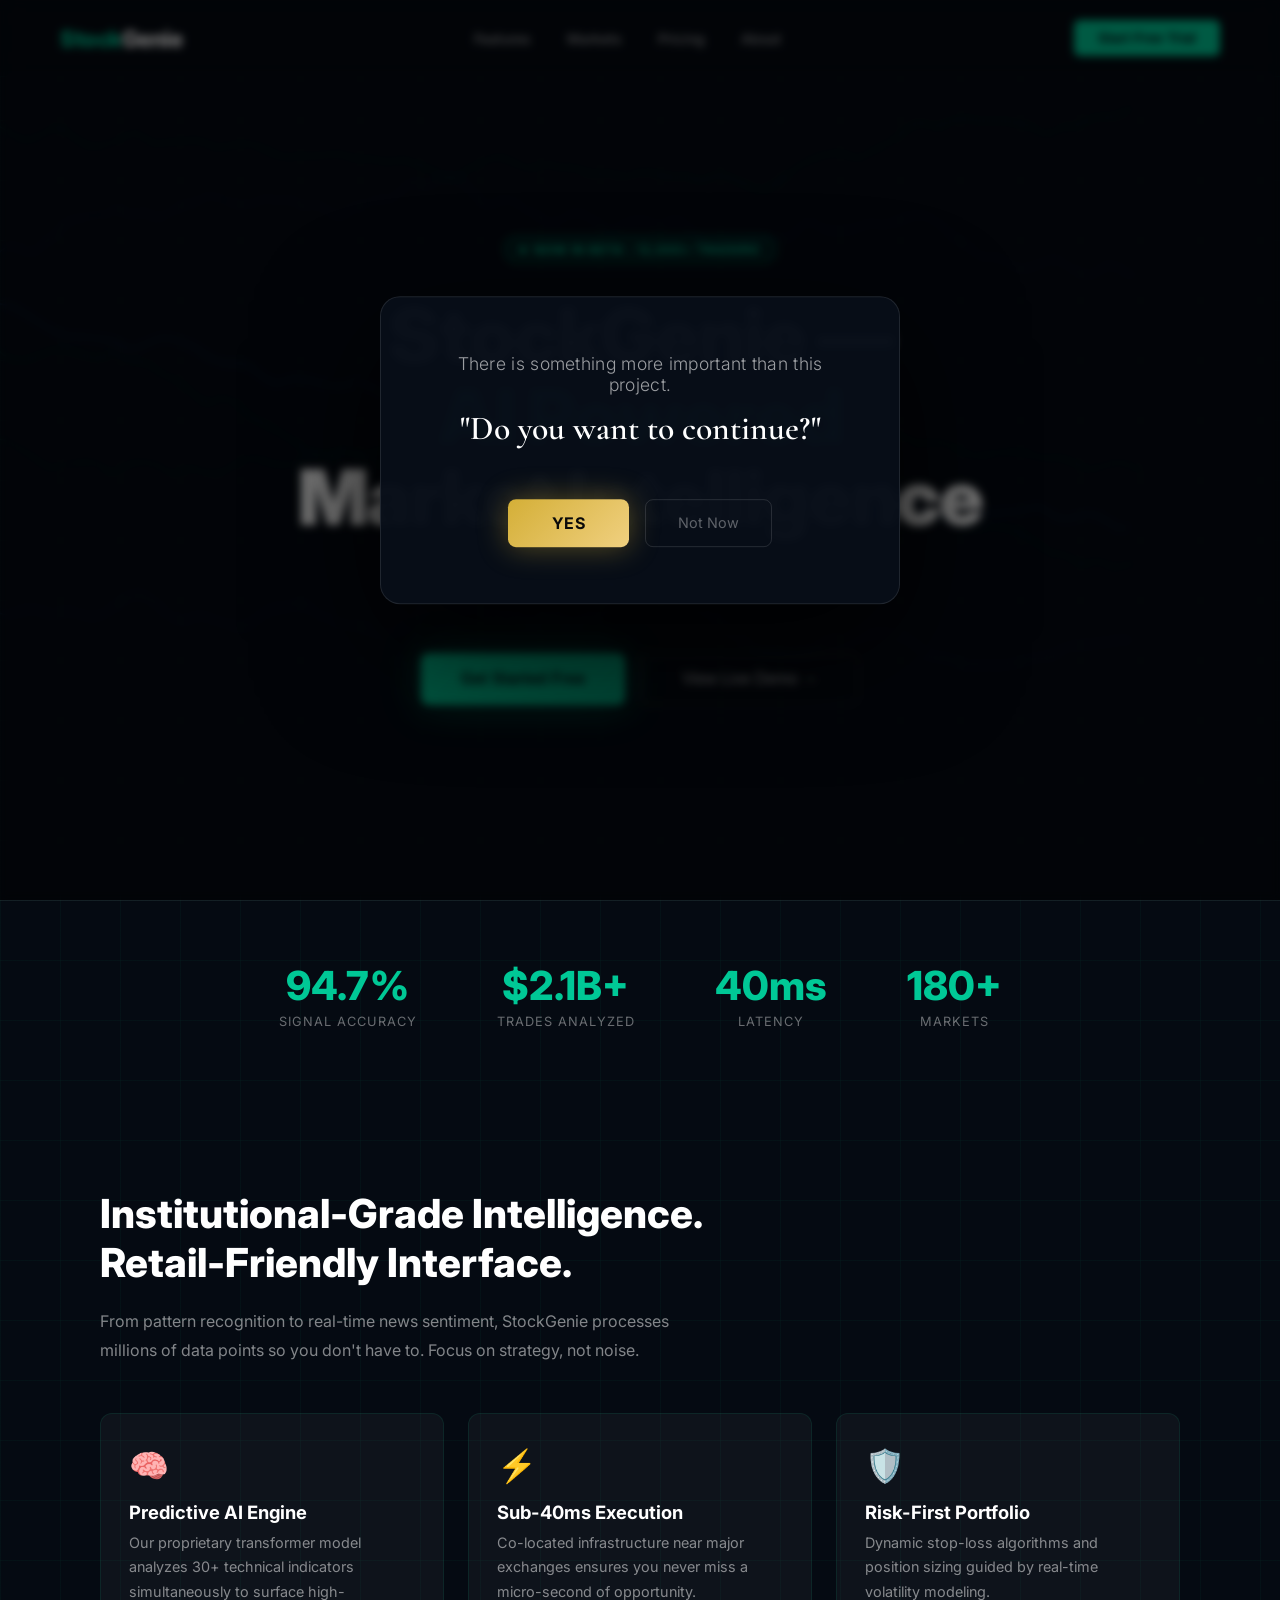
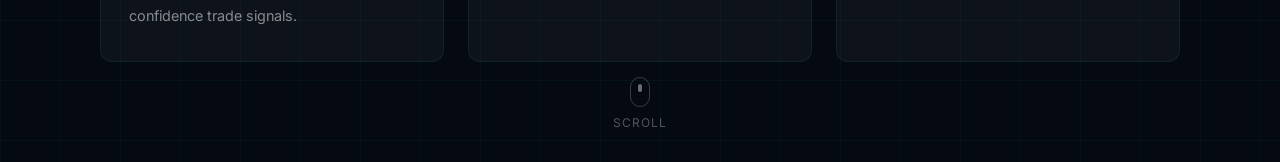
<file: akka.html>
<!DOCTYPE html>
<html lang="en">

<head>
    <meta charset="UTF-8" />
    <meta name="viewport" content="width=device-width, initial-scale=1.0" />
    <title>StockGenie – AI Powered Market Intelligence</title>
    <link rel="icon" type="image/png" href="public/favicon.png" />
    <link rel="shortcut icon" href="public/favicon.png" />
    <link rel="preconnect" href="https://fonts.googleapis.com" />
    <link rel="preconnect" href="https://fonts.gstatic.com" crossorigin />
    <link
        href="https://fonts.googleapis.com/css2?family=Inter:wght@300;400;500;600;700;800;900&family=Playfair+Display:ital,wght@0,700;0,900;1,700&family=Cormorant+Garamond:wght@300;400;500;600;700&display=swap"
        rel="stylesheet" />
    <style>
        *,
        *::before,
        *::after {
            margin: 0;
            padding: 0;
            box-sizing: border-box;
        }

        :root {
            --gold: #d4af37;
            --gold-light: #f0d080;
            --cream: #fdf6e3;
        }

        html {
            scroll-behavior: smooth;
        }

        /* ═══════════════════════════════════════════
       PAGE 1 — STOCKGENIE
    ═══════════════════════════════════════════ */
        #page1 {
            position: relative;
            min-height: 100vh;
            background: #050a12;
            overflow: hidden;
            font-family: 'Inter', sans-serif;
        }

        /* Animated grid */
        #page1::before {
            content: '';
            position: absolute;
            inset: 0;
            background-image:
                linear-gradient(rgba(0, 200, 150, 0.04) 1px, transparent 1px),
                linear-gradient(90deg, rgba(0, 200, 150, 0.04) 1px, transparent 1px);
            background-size: 60px 60px;
            animation: gridPulse 8s linear infinite;
            pointer-events: none;
        }

        @keyframes gridPulse {

            0%,
            100% {
                opacity: 0.5;
            }

            50% {
                opacity: 1;
            }
        }

        /* Floating chart lines canvas */
        #chartCanvas {
            position: absolute;
            inset: 0;
            z-index: 1;
            opacity: 0.18;
            pointer-events: none;
        }

        /* Top nav bar */
        .sg-nav {
            position: fixed;
            top: 0;
            left: 0;
            right: 0;
            z-index: 50;
            display: flex;
            align-items: center;
            justify-content: space-between;
            padding: 20px 60px;
            background: rgba(5, 10, 18, 0.8);
            backdrop-filter: blur(12px);
            border-bottom: 1px solid rgba(0, 200, 150, 0.08);
        }

        .sg-logo {
            font-size: 1.4rem;
            font-weight: 800;
            color: #00c896;
            letter-spacing: -0.5px;
        }

        .sg-logo span {
            color: #fff;
        }

        .sg-nav-links {
            display: flex;
            gap: 36px;
            list-style: none;
        }

        .sg-nav-links a {
            color: rgba(255, 255, 255, 0.6);
            text-decoration: none;
            font-size: 0.875rem;
            font-weight: 500;
            transition: color 0.2s;
        }

        .sg-nav-links a:hover {
            color: #00c896;
        }

        .sg-nav-cta {
            padding: 10px 24px;
            background: #00c896;
            color: #050a12;
            border: none;
            border-radius: 6px;
            font-weight: 700;
            font-size: 0.875rem;
            cursor: pointer;
            transition: opacity 0.2s;
        }

        .sg-nav-cta:hover {
            opacity: 0.85;
        }

        /* Hero content */
        .sg-hero {
            position: relative;
            z-index: 10;
            display: flex;
            flex-direction: column;
            align-items: center;
            justify-content: center;
            min-height: 100vh;
            text-align: center;
            padding: 120px 40px 80px;
        }

        .sg-badge {
            display: inline-flex;
            align-items: center;
            gap: 8px;
            padding: 6px 16px;
            background: rgba(0, 200, 150, 0.1);
            border: 1px solid rgba(0, 200, 150, 0.3);
            border-radius: 100px;
            color: #00c896;
            font-size: 0.75rem;
            font-weight: 600;
            letter-spacing: 1px;
            text-transform: uppercase;
            margin-bottom: 32px;
        }

        .sg-badge::before {
            content: '';
            width: 6px;
            height: 6px;
            background: #00c896;
            border-radius: 50%;
            animation: blink 1.5s ease-in-out infinite;
        }

        @keyframes blink {

            0%,
            100% {
                opacity: 1
            }

            50% {
                opacity: 0.2
            }
        }

        .sg-hero h1 {
            font-size: clamp(2.8rem, 6vw, 5.5rem);
            font-weight: 900;
            color: #fff;
            letter-spacing: -2px;
            line-height: 1.05;
            max-width: 900px;
            margin-bottom: 28px;
        }

        .sg-hero h1 .accent {
            color: #00c896;
        }

        .sg-hero .subtext {
            font-size: clamp(1rem, 2vw, 1.35rem);
            color: rgba(255, 255, 255, 0.55);
            font-weight: 400;
            max-width: 560px;
            line-height: 1.6;
            margin-bottom: 52px;
            font-style: italic;
        }

        .sg-hero-btns {
            display: flex;
            gap: 16px;
            flex-wrap: wrap;
            justify-content: center;
        }

        .sg-btn-primary {
            padding: 16px 40px;
            background: linear-gradient(135deg, #00c896, #00a07a);
            color: #050a12;
            border: none;
            border-radius: 8px;
            font-size: 1rem;
            font-weight: 700;
            cursor: pointer;
            transition: transform 0.2s, box-shadow 0.2s;
            box-shadow: 0 0 40px rgba(0, 200, 150, 0.3);
        }

        .sg-btn-primary:hover {
            transform: translateY(-2px);
            box-shadow: 0 0 60px rgba(0, 200, 150, 0.5);
        }

        .sg-btn-ghost {
            padding: 16px 40px;
            background: transparent;
            color: rgba(255, 255, 255, 0.7);
            border: 1px solid rgba(255, 255, 255, 0.15);
            border-radius: 8px;
            font-size: 1rem;
            font-weight: 500;
            cursor: pointer;
            transition: border-color 0.2s, color 0.2s;
        }

        .sg-btn-ghost:hover {
            border-color: #00c896;
            color: #00c896;
        }

        /* Stats row */
        .sg-stats {
            position: relative;
            z-index: 10;
            display: flex;
            justify-content: center;
            gap: 80px;
            padding: 60px 40px;
            border-top: 1px solid rgba(255, 255, 255, 0.06);
        }

        .sg-stat-item {
            text-align: center;
        }

        .sg-stat-item .val {
            font-size: 2.5rem;
            font-weight: 800;
            color: #00c896;
        }

        .sg-stat-item .lbl {
            font-size: 0.8rem;
            color: rgba(255, 255, 255, 0.4);
            text-transform: uppercase;
            letter-spacing: 1px;
            margin-top: 4px;
        }

        /* Scroll indicator */
        .sg-scroll-hint {
            position: absolute;
            bottom: 32px;
            left: 50%;
            transform: translateX(-50%);
            z-index: 10;
            display: flex;
            flex-direction: column;
            align-items: center;
            gap: 8px;
            color: rgba(255, 255, 255, 0.3);
            font-size: 0.75rem;
            letter-spacing: 1px;
        }

        .sg-scroll-hint .arrow {
            width: 20px;
            height: 30px;
            border: 1px solid rgba(255, 255, 255, 0.2);
            border-radius: 10px;
            position: relative;
        }

        .sg-scroll-hint .arrow::after {
            content: '';
            position: absolute;
            top: 6px;
            left: 50%;
            transform: translateX(-50%);
            width: 4px;
            height: 8px;
            background: rgba(255, 255, 255, 0.4);
            border-radius: 2px;
            animation: scrollDot 1.5s ease-in-out infinite;
        }

        @keyframes scrollDot {
            0% {
                top: 6px;
                opacity: 1
            }

            100% {
                top: 16px;
                opacity: 0
            }
        }

        /* Extra "content" sections to enable scrolling */
        .sg-section {
            position: relative;
            z-index: 10;
            padding: 100px 60px;
            max-width: 1200px;
            margin: 0 auto;
        }

        .sg-section h2 {
            font-size: 2.5rem;
            font-weight: 800;
            color: #fff;
            margin-bottom: 20px;
        }

        .sg-section p {
            color: rgba(255, 255, 255, 0.5);
            max-width: 600px;
            line-height: 1.8;
        }

        .sg-cards {
            display: grid;
            grid-template-columns: repeat(auto-fit, minmax(260px, 1fr));
            gap: 24px;
            margin-top: 48px;
        }

        .sg-card {
            background: rgba(255, 255, 255, 0.04);
            border: 1px solid rgba(0, 200, 150, 0.1);
            border-radius: 12px;
            padding: 32px 28px;
            transition: border-color 0.3s, transform 0.3s;
        }

        .sg-card:hover {
            border-color: rgba(0, 200, 150, 0.4);
            transform: translateY(-4px);
        }

        .sg-card .icon {
            font-size: 2rem;
            margin-bottom: 16px;
        }

        .sg-card h3 {
            color: #fff;
            font-size: 1.15rem;
            font-weight: 700;
            margin-bottom: 8px;
        }

        .sg-card p {
            color: rgba(255, 255, 255, 0.5);
            font-size: 0.9rem;
            line-height: 1.7;
        }

        /* ═══════════════════════════════════════════
       DIMMER OVERLAY (page1 darkens at 60%)
    ═══════════════════════════════════════════ */
        #dimOverlay {
            position: fixed;
            inset: 0;
            background: rgba(0, 0, 0, 0);
            z-index: 80;
            pointer-events: none;
            transition: background 0.6s ease;
        }

        #dimOverlay.active {
            background: rgba(0, 0, 0, 0.55);
            backdrop-filter: blur(4px);
            pointer-events: auto;
        }

        /* ═══════════════════════════════════════════
       POPUP
    ═══════════════════════════════════════════ */
        #popup {
            position: fixed;
            top: 50%;
            left: 50%;
            transform: translate(-50%, -50%) scale(0.88);
            z-index: 100;
            background: rgba(8, 14, 24, 0.97);
            border: 1px solid rgba(255, 255, 255, 0.1);
            border-radius: 20px;
            padding: 56px 60px;
            text-align: center;
            max-width: 520px;
            width: 90%;
            box-shadow: 0 40px 120px rgba(0, 0, 0, 0.8);
            opacity: 0;
            pointer-events: none;
            transition: opacity 0.5s ease, transform 0.5s cubic-bezier(0.34, 1.56, 0.64, 1);
        }

        #popup.visible {
            opacity: 1;
            transform: translate(-50%, -50%) scale(1);
            pointer-events: auto;
        }

        .popup-line1 {
            font-family: 'Inter', sans-serif;
            font-size: 1.1rem;
            color: rgba(255, 255, 255, 0.6);
            margin-bottom: 12px;
            font-weight: 300;
            letter-spacing: 0.3px;
        }

        .popup-line2 {
            font-family: 'Cormorant Garamond', serif;
            font-size: 2.1rem;
            color: #fff;
            font-weight: 600;
            margin-bottom: 48px;
            line-height: 1.3;
        }

        .popup-btns {
            display: flex;
            gap: 16px;
            justify-content: center;
        }

        .popup-yes {
            padding: 14px 44px;
            background: linear-gradient(135deg, #d4af37, #f0d080);
            color: #0a0a0a;
            border: none;
            border-radius: 8px;
            font-size: 1rem;
            font-weight: 700;
            cursor: pointer;
            font-family: 'Inter', sans-serif;
            letter-spacing: 0.5px;
            transition: transform 0.2s, box-shadow 0.2s;
            box-shadow: 0 0 30px rgba(212, 175, 55, 0.4);
        }

        .popup-yes:hover {
            transform: scale(1.04);
            box-shadow: 0 0 50px rgba(212, 175, 55, 0.6);
        }

        .popup-no {
            padding: 14px 32px;
            background: transparent;
            color: rgba(255, 255, 255, 0.35);
            border: 1px solid rgba(255, 255, 255, 0.12);
            border-radius: 8px;
            font-size: 0.9rem;
            cursor: pointer;
            font-family: 'Inter', sans-serif;
            transition: color 0.2s, border-color 0.2s;
        }

        .popup-no:hover {
            color: rgba(255, 255, 255, 0.6);
            border-color: rgba(255, 255, 255, 0.25);
        }

        /* ═══════════════════════════════════════════
       FADE TO BLACK CURTAIN
    ═══════════════════════════════════════════ */
        #blackCurtain {
            position: fixed;
            inset: 0;
            background: #000;
            z-index: 200;
            opacity: 0;
            pointer-events: none;
            transition: opacity 1.2s ease;
        }

        #blackCurtain.active {
            opacity: 1;
            pointer-events: auto;
        }

        /* ═══════════════════════════════════════════
       PAGE 2 — THE REAL WEBSITE
    ═══════════════════════════════════════════ */
        #page2 {
            position: fixed;
            inset: 0;
            z-index: 150;
            background: #000;
            opacity: 0;
            overflow-y: auto;
            pointer-events: none;
            font-family: 'Cormorant Garamond', serif;
        }

        #page2.revealed {
            opacity: 1;
            pointer-events: auto;
            transition: opacity 1.6s ease;
        }

        /* Particle canvas */
        #particleCanvas {
            position: fixed;
            inset: 0;
            z-index: 0;
            pointer-events: none;
        }

        /* All sections inside page2 */
        .p2-section {
            position: relative;
            z-index: 10;
            min-height: 100vh;
            display: flex;
            flex-direction: column;
            align-items: center;
            justify-content: center;
            padding: 100px 40px;
            text-align: center;
        }

        /* ─── HERO ─── */
        #p2-hero {
            background: transparent;
        }

        .p2-hero-heading {
            font-size: clamp(2.8rem, 6vw, 6rem);
            font-weight: 700;
            color: #fff;
            letter-spacing: -0.5px;
            line-height: 1.1;
            max-width: 900px;
            opacity: 0;
            transform: translateY(30px);
            transition: opacity 3s ease, transform 3s ease;
        }

        .p2-hero-heading.show {
            opacity: 1;
            transform: translateY(0);
        }

        .p2-hero-sub {
            margin-top: 32px;
            font-size: clamp(1.2rem, 2.5vw, 1.7rem);
            color: rgba(255, 255, 255, 0.55);
            font-weight: 300;
            font-style: italic;
            line-height: 1.8;
            max-width: 600px;
            opacity: 0;
            transform: translateY(20px);
            transition: opacity 3s ease 1s, transform 3s ease 1s;
        }

        .p2-hero-sub.show {
            opacity: 1;
            transform: translateY(0);
        }

        /* ─── Section 1: Realization ─── */
        #p2-realization {
            background: transparent;
        }

        .reveal-line {
            font-size: clamp(1.4rem, 3vw, 2.2rem);
            font-weight: 400;
            color: rgba(255, 255, 255, 0);
            line-height: 1.7;
            margin: 12px 0;
            opacity: 0;
            transform: translateY(16px);
            transition: opacity 1.5s ease, transform 1.5s ease, color 1.5s ease;
            max-width: 700px;
        }

        .reveal-line.lit {
            opacity: 1;
            color: rgba(255, 255, 255, 0.88);
            transform: translateY(0);
        }

        .reveal-line.bold-line {
            font-weight: 700;
            color: transparent;
        }

        .reveal-line.bold-line.lit {
            color: #fff;
        }

        /* ─── Section 2: Who I Am Now ─── */
        #p2-who {
            position: relative;
            overflow: hidden;
        }

        #goldenGradient {
            position: absolute;
            bottom: -40%;
            left: 0;
            right: 0;
            height: 80%;
            background: radial-gradient(ellipse at 50% 100%, rgba(212, 175, 55, 0.15) 0%, transparent 70%);
            opacity: 0;
            transition: opacity 4s ease;
            pointer-events: none;
        }

        #goldenGradient.glow {
            opacity: 1;
        }

        .p2-section-title {
            font-size: clamp(2rem, 4vw, 3.5rem);
            font-weight: 700;
            color: #fff;
            margin-bottom: 40px;
            opacity: 0;
            transform: translateY(20px);
            transition: opacity 1.5s ease, transform 1.5s ease;
        }

        .p2-section-title.show {
            opacity: 1;
            transform: translateY(0);
        }

        .p2-text-block {
            font-size: clamp(1.1rem, 2.2vw, 1.5rem);
            color: rgba(255, 255, 255, 0.72);
            line-height: 2;
            max-width: 640px;
            opacity: 0;
            transform: translateY(16px);
            transition: opacity 2s ease 0.3s, transform 2s ease 0.3s;
        }

        .p2-text-block.show {
            opacity: 1;
            transform: translateY(0);
        }

        .p2-refusal {
            margin-top: 32px;
            font-size: clamp(1.3rem, 2.8vw, 2rem);
            font-weight: 700;
            color: var(--gold);
            opacity: 0;
            transform: translateY(16px);
            transition: opacity 2s ease 0.6s, transform 2s ease 0.6s;
        }

        .p2-refusal.show {
            opacity: 1;
            transform: translateY(0);
        }

        /* ─── Section 3: The Promise ─── */
        #p2-promise {
            background: transparent;
        }

        .promise-heading {
            font-size: clamp(2.5rem, 5vw, 4.5rem);
            font-weight: 700;
            color: #fff;
            margin-bottom: 48px;
            letter-spacing: -0.5px;
            opacity: 0;
            transition: opacity 2s ease;
        }

        .promise-heading.show {
            opacity: 1;
        }

        .promise-text {
            font-size: clamp(1.15rem, 2vw, 1.6rem);
            color: rgba(255, 255, 255, 0.78);
            line-height: 2.2;
            max-width: 680px;
            opacity: 0;
            transition: opacity 2.5s ease 0.5s;
        }

        .promise-text.show {
            opacity: 1;
        }

        .promise-climax {
            margin-top: 48px;
            font-size: clamp(1.4rem, 2.8vw, 2.2rem);
            color: #fff;
            font-weight: 600;
            line-height: 2;
            max-width: 680px;
            opacity: 0;
            transition: opacity 2.5s ease 1s;
        }

        .promise-climax.show {
            opacity: 1;
        }

        .promise-final {
            margin-top: 40px;
            font-size: clamp(1.2rem, 2.2vw, 1.8rem);
            color: rgba(255, 255, 255, 0.65);
            font-weight: 300;
            font-style: italic;
            line-height: 2;
            max-width: 600px;
            opacity: 0;
            transition: opacity 2.5s ease 1.5s;
        }

        .promise-final.show {
            opacity: 1;
        }

        .promise-identity {
            margin-top: 40px;
            font-size: clamp(1.5rem, 3vw, 2.5rem);
            font-weight: 700;
            color: #fff;
            line-height: 1.7;
            max-width: 600px;
            opacity: 0;
            transition: opacity 2.5s ease 2s;
        }

        .promise-identity.show {
            opacity: 1;
        }

        /* ─── Section 4: The Climax ─── */
        #p2-climax {
            background: transparent;
        }

        .climax-text {
            font-size: clamp(2rem, 4.5vw, 4rem);
            font-weight: 700;
            color: #fff;
            line-height: 1.5;
            max-width: 700px;
            opacity: 0;
            transition: opacity 2.5s ease;
        }

        .climax-text.show {
            opacity: 1;
        }

        .climax-middle {
            margin-top: 24px;
            font-size: clamp(2rem, 4.5vw, 4rem);
            font-weight: 700;
            color: rgba(255, 255, 255, 0.45);
            opacity: 0;
            transition: opacity 2.5s ease 0.8s;
        }

        .climax-middle.show {
            opacity: 1;
        }

        .climax-end {
            margin-top: 24px;
            font-size: clamp(2rem, 4.5vw, 4rem);
            font-weight: 700;
            color: var(--gold-light);
            opacity: 0;
            transition: opacity 2.5s ease 1.6s;
            text-shadow: 0 0 60px rgba(212, 175, 55, 0.6);
        }

        .climax-end.show {
            opacity: 1;
        }

        /* Shield */
        .shield-wrap {
            margin-top: 64px;
            opacity: 0;
            transform: scale(0.6);
            transition: opacity 2s ease 2.5s, transform 2s ease 2.5s;
        }

        .shield-wrap.show {
            opacity: 1;
            transform: scale(1);
        }

        .shield {
            width: 80px;
            height: 88px;
            margin: 0 auto;
            position: relative;
        }

        .shield svg {
            width: 100%;
            height: 100%;
            filter: drop-shadow(0 0 20px rgba(212, 175, 55, 0.8));
        }

        /* ─── Final Scene ─── */
        #p2-final {
            background: transparent;
            position: relative;
            overflow: hidden;
        }

        #warmBg {
            position: absolute;
            inset: 0;
            background: radial-gradient(ellipse at 50% 50%, rgba(180, 120, 30, 0.18) 0%, rgba(212, 175, 55, 0.06) 50%, transparent 80%);
            opacity: 0;
            transition: opacity 4s ease;
        }

        #warmBg.glow {
            opacity: 1;
        }

        .final-dedication {
            font-size: clamp(1.2rem, 2.5vw, 2rem);
            font-weight: 400;
            color: rgba(255, 255, 255, 0.7);
            font-style: italic;
            line-height: 1.8;
            opacity: 0;
            transition: opacity 3s ease;
        }

        .final-dedication.show {
            opacity: 1;
        }

        .final-signature-wrap {
            margin-top: 60px;
            opacity: 0;
            transition: opacity 3s ease 1.5s;
        }

        .final-signature-wrap.show {
            opacity: 1;
        }

        .final-signature {
            font-size: clamp(3rem, 7vw, 7rem);
            font-weight: 900;
            color: var(--gold);
            letter-spacing: 8px;
            text-shadow:
                0 0 40px rgba(212, 175, 55, 0.8),
                0 0 80px rgba(212, 175, 55, 0.4),
                0 0 120px rgba(212, 175, 55, 0.2);
            animation: heartbeat 2.2s ease-in-out infinite;
        }

        @keyframes heartbeat {

            0%,
            100% {
                transform: scale(1);
                text-shadow: 0 0 40px rgba(212, 175, 55, 0.8), 0 0 80px rgba(212, 175, 55, 0.4);
            }

            15% {
                transform: scale(1.06);
                text-shadow: 0 0 60px rgba(212, 175, 55, 1.0), 0 0 120px rgba(212, 175, 55, 0.7), 0 0 180px rgba(212, 175, 55, 0.3);
            }

            30% {
                transform: scale(1);
            }

            45% {
                transform: scale(1.03);
                text-shadow: 0 0 50px rgba(212, 175, 55, 0.9), 0 0 100px rgba(212, 175, 55, 0.5);
            }

            60% {
                transform: scale(1);
            }
        }

        .final-sparkle {
            font-size: 2.5rem;
            display: block;
            margin-top: 16px;
            animation: sparkle 3s ease-in-out infinite;
        }

        @keyframes sparkle {

            0%,
            100% {
                opacity: 0.6;
                transform: scale(1);
            }

            50% {
                opacity: 1;
                transform: scale(1.15);
            }
        }
    </style>
</head>

<body>

    <!-- ═══════════════════════════════════════════════════════
     PAGE 1 — STOCKGENIE
═══════════════════════════════════════════════════════ -->
    <div id="page1">

        <!-- Floating chart canvas -->
        <canvas id="chartCanvas"></canvas>

        <!-- Nav -->
        <nav class="sg-nav">
            <div class="sg-logo">Stock<span>Genie</span></div>
            <ul class="sg-nav-links">
                <li><a href="#">Features</a></li>
                <li><a href="#">Markets</a></li>
                <li><a href="#">Pricing</a></li>
                <li><a href="#">About</a></li>
            </ul>
            <button class="sg-nav-cta">Start Free Trial</button>
        </nav>

        <!-- Hero -->
        <section class="sg-hero">
            <div class="sg-badge">Now in Beta · 12,000+ Traders</div>
            <h1>StockGenie — <br><span class="accent">AI Powered</span><br>Market Intelligence</h1>
            <p class="subtext">"Predict smarter. Trade sharper. Win consistently."</p>
            <div class="sg-hero-btns">
                <button class="sg-btn-primary">Get Started Free</button>
                <button class="sg-btn-ghost">View Live Demo →</button>
            </div>
        </section>

        <!-- Stats -->
        <div class="sg-stats">
            <div class="sg-stat-item">
                <div class="val">94.7%</div>
                <div class="lbl">Signal Accuracy</div>
            </div>
            <div class="sg-stat-item">
                <div class="val">$2.1B+</div>
                <div class="lbl">Trades Analyzed</div>
            </div>
            <div class="sg-stat-item">
                <div class="val">40ms</div>
                <div class="lbl">Latency</div>
            </div>
            <div class="sg-stat-item">
                <div class="val">180+</div>
                <div class="lbl">Markets</div>
            </div>
        </div>

        <!-- Extra content so scrolling is possible -->
        <section class="sg-section">
            <h2>Institutional-Grade Intelligence.<br>Retail-Friendly Interface.</h2>
            <p>From pattern recognition to real-time news sentiment, StockGenie processes millions of data points so you
                don't have to. Focus on strategy, not noise.</p>
            <div class="sg-cards">
                <div class="sg-card">
                    <div class="icon">🧠</div>
                    <h3>Predictive AI Engine</h3>
                    <p>Our proprietary transformer model analyzes 30+ technical indicators simultaneously to surface
                        high-confidence trade signals.</p>
                </div>
                <div class="sg-card">
                    <div class="icon">⚡</div>
                    <h3>Sub-40ms Execution</h3>
                    <p>Co-located infrastructure near major exchanges ensures you never miss a micro-second of
                        opportunity.</p>
                </div>
                <div class="sg-card">
                    <div class="icon">🛡️</div>
                    <h3>Risk-First Portfolio</h3>
                    <p>Dynamic stop-loss algorithms and position sizing guided by real-time volatility modeling.</p>
                </div>
            </div>
        </section>

        <!-- Scroll hint -->
        <div class="sg-scroll-hint">
            <div class="arrow"></div>
            SCROLL
        </div>

    </div><!-- /page1 -->

    <!-- Dim overlay -->
    <div id="dimOverlay"></div>

    <!-- Popup -->
    <div id="popup">
        <p class="popup-line1">There is something more important than this project.</p>
        <p class="popup-line2">"Do you want to continue?"</p>
        <div class="popup-btns">
            <button class="popup-yes" id="btnYes">YES</button>
            <button class="popup-no" id="btnNo">Not Now</button>
        </div>
    </div>

    <!-- Black curtain for transition -->
    <div id="blackCurtain"></div>

    <!-- ═══════════════════════════════════════════════════════
     PAGE 2 — THE REAL WEBSITE
═══════════════════════════════════════════════════════ -->
    <div id="page2">

        <canvas id="particleCanvas"></canvas>

        <!-- HERO -->
        <section class="p2-section" id="p2-hero">
            <h1 class="p2-hero-heading" id="mainHeading">AKKA… I Finally Understand<br>What You Mean To Me.</h1>
            <p class="p2-hero-sub" id="mainSub">
                "Not just in words.<br>
                But in who I choose to become."
            </p>
        </section>

        <!-- SECTION 1: Realization -->
        <section class="p2-section" id="p2-realization">
            <p class="reveal-line" id="r1">"I didn't understand you before."</p>
            <p class="reveal-line" id="r2">"I didn't value what you did for me."</p>
            <p class="reveal-line" id="r3">"Instead of giving love…<br>I gave hurt."</p>
            <p class="reveal-line bold-line" id="r4">"Instead of protecting you…<br>I caused pain."</p>
            <p class="reveal-line bold-line" id="r5" style="margin-top:40px;">"And you never deserved that."</p>
        </section>

        <!-- SECTION 2: Who I Am Now -->
        <section class="p2-section" id="p2-who">
            <div id="goldenGradient"></div>
            <h2 class="p2-section-title" id="whoTitle">"I Am Not The Same Person."</h2>
            <p class="p2-text-block" id="whoText">
                "I have reflected.<br>
                I have thought.<br>
                I have grown.<br><br>
                I looked at myself honestly.<br><br>
                And I didn't like the brother I was becoming."
            </p>
            <p class="p2-refusal" id="whoRefusal">"But I refuse to stay that way."</p>
        </section>

        <!-- SECTION 3: The Promise -->
        <section class="p2-section" id="p2-promise">
            <h2 class="promise-heading" id="promiseTitle">My Promise As Your Brother</h2>
            <p class="promise-text" id="promiseText">
                "I promise I have changed.<br><br>
                I will never repeat the mistakes of my past.<br><br>
                If any issue arises,<br>
                I will solve it calmly instead of overreacting.<br><br>
                I will understand before I speak.<br>
                I will listen before I judge.<br><br>
                I will not let anger control me.<br>
                I will not let ego hurt you again."
            </p>
            <p class="promise-climax" id="promiseClimax">
                "In every situation —<br>
                Good days.<br>
                Bad days.<br>
                Your happiest wins.<br>
                Your toughest battles.<br><br>
                I will be there."
            </p>
            <p class="promise-final" id="promiseFinal">
                "As long as I live,<br>
                I will never leave you.<br><br>
                As long as I breathe,<br>
                I will stand beside you."
            </p>
            <p class="promise-identity" id="promiseIdentity">
                "Not just as a sibling by name.<br><br>
                But as your brother.<br><br>
                <em style="color:var(--gold)">The brother you needed.</em>"
            </p>
        </section>

        <!-- SECTION 4: The Climax -->
        <section class="p2-section" id="p2-climax">
            <p class="climax-text" id="climaxLine1">"You deserved better from me."</p>
            <p class="climax-middle" id="climaxLine2">"And from today…"</p>
            <p class="climax-end" id="climaxLine3">"You will have it."</p>
            <div class="shield-wrap" id="shieldEl">
                <div class="shield">
                    <svg viewBox="0 0 100 112" fill="none" xmlns="http://www.w3.org/2000/svg">
                        <path d="M50 4 L92 20 L92 56 C92 80 50 108 50 108 C50 108 8 80 8 56 L8 20 Z"
                            fill="rgba(212,175,55,0.12)" stroke="rgba(212,175,55,0.9)" stroke-width="2.5" />
                        <path d="M50 18 L80 30 L80 56 C80 72 50 94 50 94 C50 94 20 72 20 56 L20 30 Z"
                            fill="rgba(212,175,55,0.06)" stroke="rgba(212,175,55,0.5)" stroke-width="1.5" />
                        <path d="M35 54 L46 65 L68 44" stroke="rgba(212,175,55,1)" stroke-width="4"
                            stroke-linecap="round" stroke-linejoin="round" />
                    </svg>
                </div>
            </div>
        </section>

        <!-- FINAL SCENE -->
        <section class="p2-section" id="p2-final">
            <div id="warmBg"></div>
            <p class="final-dedication" id="finalDedication">
                "For Anu &amp; Kruthika —<br>
                With Love. Always."
            </p>
            <div class="final-signature-wrap" id="finalSigWrap">
                <span class="final-signature">✨ AKKA ✨</span>
                <span class="final-sparkle">💛</span>
            </div>
        </section>

    </div><!-- /page2 -->


    <script>
        /* ════════════════════════════════════════════════
           CHART CANVAS — floating stock lines on page1
        ════════════════════════════════════════════════ */
        (function () {
            const canvas = document.getElementById('chartCanvas');
            const ctx = canvas.getContext('2d');
            let W, H;
            const lines = [];

            function resize() {
                W = canvas.width = window.innerWidth;
                H = canvas.height = window.innerHeight;
            }
            resize();
            window.addEventListener('resize', resize);

            function generateLine() {
                const y = Math.random() * H * 0.8 + H * 0.1;
                const points = [];
                const numPts = 80 + Math.floor(Math.random() * 60);
                let cx = -50;
                let cy = y;
                for (let i = 0; i < numPts; i++) {
                    cx += (W + 100) / numPts;
                    cy += (Math.random() - 0.48) * 28;
                    cy = Math.max(50, Math.min(H - 50, cy));
                    points.push({ x: cx, y: cy });
                }
                return {
                    points,
                    offset: 0,
                    speed: 0.2 + Math.random() * 0.4,
                    color: Math.random() > 0.5 ? '#00c896' : '#1a6fff',
                    alpha: 0.3 + Math.random() * 0.5,
                    width: 1 + Math.random() * 1.2,
                };
            }

            for (let i = 0; i < 6; i++) lines.push(generateLine());

            function drawLine(line) {
                if (line.points.length < 2) return;
                ctx.save();
                ctx.globalAlpha = line.alpha;
                ctx.strokeStyle = line.color;
                ctx.lineWidth = line.width;
                ctx.shadowBlur = 8;
                ctx.shadowColor = line.color;
                ctx.beginPath();

                const shift = (line.offset % (W + 200)) - 200;
                ctx.save();
                ctx.translate(shift, 0);

                ctx.moveTo(line.points[0].x, line.points[0].y);
                for (let i = 1; i < line.points.length - 1; i++) {
                    const mid = {
                        x: (line.points[i].x + line.points[i + 1].x) / 2,
                        y: (line.points[i].y + line.points[i + 1].y) / 2,
                    };
                    ctx.quadraticCurveTo(line.points[i].x, line.points[i].y, mid.x, mid.y);
                }
                ctx.stroke();
                ctx.restore();
                ctx.restore();
            }

            function animate() {
                ctx.clearRect(0, 0, W, H);
                lines.forEach(l => {
                    l.offset += l.speed;
                    if (l.offset > W + 200) {
                        Object.assign(l, generateLine());
                        l.offset = 0;
                    }
                    drawLine(l);
                });
                requestAnimationFrame(animate);
            }
            animate();
        })();


        /* ════════════════════════════════════════════════
           SCROLL POPUP TRIGGER — 60% scroll on page1
        ════════════════════════════════════════════════ */
        let popupShown = false;
        let popupDismissed = false;

        window.addEventListener('scroll', function () {
            if (popupShown || popupDismissed) return;
            const scrollPct = (window.scrollY + window.innerHeight) / document.body.scrollHeight;
            if (scrollPct >= 0.6) {
                popupShown = true;
                document.getElementById('dimOverlay').classList.add('active');
                setTimeout(() => {
                    document.getElementById('popup').classList.add('visible');
                }, 300);
            }
        });

        document.getElementById('btnNo').addEventListener('click', function () {
            document.getElementById('popup').classList.remove('visible');
            document.getElementById('dimOverlay').classList.remove('active');
            popupDismissed = true;
            popupShown = false;
        });

        document.getElementById('btnYes').addEventListener('click', function () {
            document.getElementById('popup').classList.remove('visible');
            // Fade to black
            const curtain = document.getElementById('blackCurtain');
            curtain.style.transition = 'opacity 1.2s ease';
            curtain.classList.add('active');

            setTimeout(() => {
                // Show page2 while still black
                document.getElementById('page2').classList.add('revealed');
                document.getElementById('page1').style.display = 'none';
                document.getElementById('dimOverlay').style.display = 'none';

                // Start particles
                initParticles();

                // Lift curtain slowly
                setTimeout(() => {
                    curtain.style.transition = 'opacity 2s ease';
                    curtain.style.opacity = '0';
                    setTimeout(() => {
                        curtain.style.display = 'none';
                        // Trigger hero animations
                        triggerHero();
                    }, 2200);
                }, 600);

            }, 1300);
        });


        /* ════════════════════════════════════════════════
           PARTICLE SYSTEM — page2
        ════════════════════════════════════════════════ */
        function initParticles() {
            const canvas = document.getElementById('particleCanvas');
            const ctx = canvas.getContext('2d');
            let W, H;
            const particles = [];

            function resize() {
                W = canvas.width = window.innerWidth;
                H = canvas.height = window.innerHeight;
            }
            resize();
            window.addEventListener('resize', resize);

            const PARTICLE_COUNT = 120;
            for (let i = 0; i < PARTICLE_COUNT; i++) {
                particles.push({
                    x: Math.random() * window.innerWidth,
                    y: Math.random() * window.innerHeight,
                    r: 0.5 + Math.random() * 1.8,
                    alpha: 0.1 + Math.random() * 0.6,
                    speed: 0.1 + Math.random() * 0.3,
                    drift: (Math.random() - 0.5) * 0.4,
                    color: Math.random() > 0.6
                        ? `rgba(212,175,55,`
                        : Math.random() > 0.5
                            ? `rgba(255,255,255,`
                            : `rgba(180,140,80,`,
                });
            }

            function draw() {
                ctx.clearRect(0, 0, W, H);
                particles.forEach(p => {
                    p.y -= p.speed;
                    p.x += p.drift;
                    p.alpha += (Math.random() - 0.5) * 0.02;
                    p.alpha = Math.max(0.05, Math.min(0.8, p.alpha));

                    if (p.y < -10) {
                        p.y = window.innerHeight + 10;
                        p.x = Math.random() * window.innerWidth;
                    }
                    if (p.x < -10 || p.x > window.innerWidth + 10) {
                        p.x = Math.random() * window.innerWidth;
                    }

                    ctx.beginPath();
                    ctx.arc(p.x, p.y, p.r, 0, Math.PI * 2);
                    ctx.fillStyle = p.color + p.alpha + ')';
                    ctx.shadowBlur = 6;
                    ctx.shadowColor = p.color + '0.6)';
                    ctx.fill();
                });
                requestAnimationFrame(draw);
            }
            draw();
        }


        /* ════════════════════════════════════════════════
           PAGE 2 — SECTION REVEAL LOGIC
        ════════════════════════════════════════════════ */
        function triggerHero() {
            // Delay hero slightly after curtain lifts
            setTimeout(() => {
                document.getElementById('mainHeading').classList.add('show');
            }, 400);
            setTimeout(() => {
                document.getElementById('mainSub').classList.add('show');
            }, 1200);

            // Set up scroll-driven reveals for remaining sections
            setupScrollReveals();
        }

        function setupScrollReveals() {
            const page2 = document.getElementById('page2');

            const observers = [];

            function makeObserver(elements, delay) {
                const obs = new IntersectionObserver((entries) => {
                    entries.forEach(entry => {
                        if (entry.isIntersecting) {
                            const el = entry.target;
                            const d = el.dataset.delay ? parseFloat(el.dataset.delay) : 0;
                            setTimeout(() => el.classList.add('show', 'lit'), d * 1000);
                            obs.unobserve(el);
                        }
                    });
                }, { threshold: 0.25 });
                elements.forEach(el => obs.observe(el));
                observers.push(obs);
            }

            // Section 1: Realization — line by line
            const reLines = ['r1', 'r2', 'r3', 'r4', 'r5'];
            reLines.forEach((id, i) => {
                const el = document.getElementById(id);
                el.dataset.delay = i * 2.2;
                const obs = new IntersectionObserver((entries) => {
                    entries.forEach(entry => {
                        if (entry.isIntersecting) {
                            reLines.forEach((rid, j) => {
                                setTimeout(() => {
                                    document.getElementById(rid).classList.add('lit');
                                    // Brighten particles slightly (handled by animation)
                                }, j * 2200);
                            });
                            obs.disconnect();
                        }
                    });
                }, { threshold: 0.2 });
                obs.observe(document.getElementById('r1'));
            });

            // Section 2: Who I Am Now
            makeObserver([
                document.getElementById('whoTitle'),
                document.getElementById('whoText'),
                document.getElementById('whoRefusal'),
            ]);

            const whoObs = new IntersectionObserver((entries) => {
                if (entries[0].isIntersecting) {
                    document.getElementById('goldenGradient').classList.add('glow');
                    whoObs.disconnect();
                }
            }, { threshold: 0.3 });
            whoObs.observe(document.getElementById('p2-who'));

            // Section 3: Promise
            makeObserver([
                document.getElementById('promiseTitle'),
                document.getElementById('promiseText'),
                document.getElementById('promiseClimax'),
                document.getElementById('promiseFinal'),
                document.getElementById('promiseIdentity'),
            ]);

            // Section 4: Climax
            makeObserver([
                document.getElementById('climaxLine1'),
                document.getElementById('climaxLine2'),
                document.getElementById('climaxLine3'),
                document.getElementById('shieldEl'),
            ]);

            // Final
            const finalObs = new IntersectionObserver((entries) => {
                if (entries[0].isIntersecting) {
                    document.getElementById('warmBg').classList.add('glow');
                    setTimeout(() => document.getElementById('finalDedication').classList.add('show'), 500);
                    setTimeout(() => document.getElementById('finalSigWrap').classList.add('show'), 2500);
                    finalObs.disconnect();
                }
            }, { threshold: 0.2 });
            finalObs.observe(document.getElementById('p2-final'));
        }
    </script>

</body>

</html>
</file>
